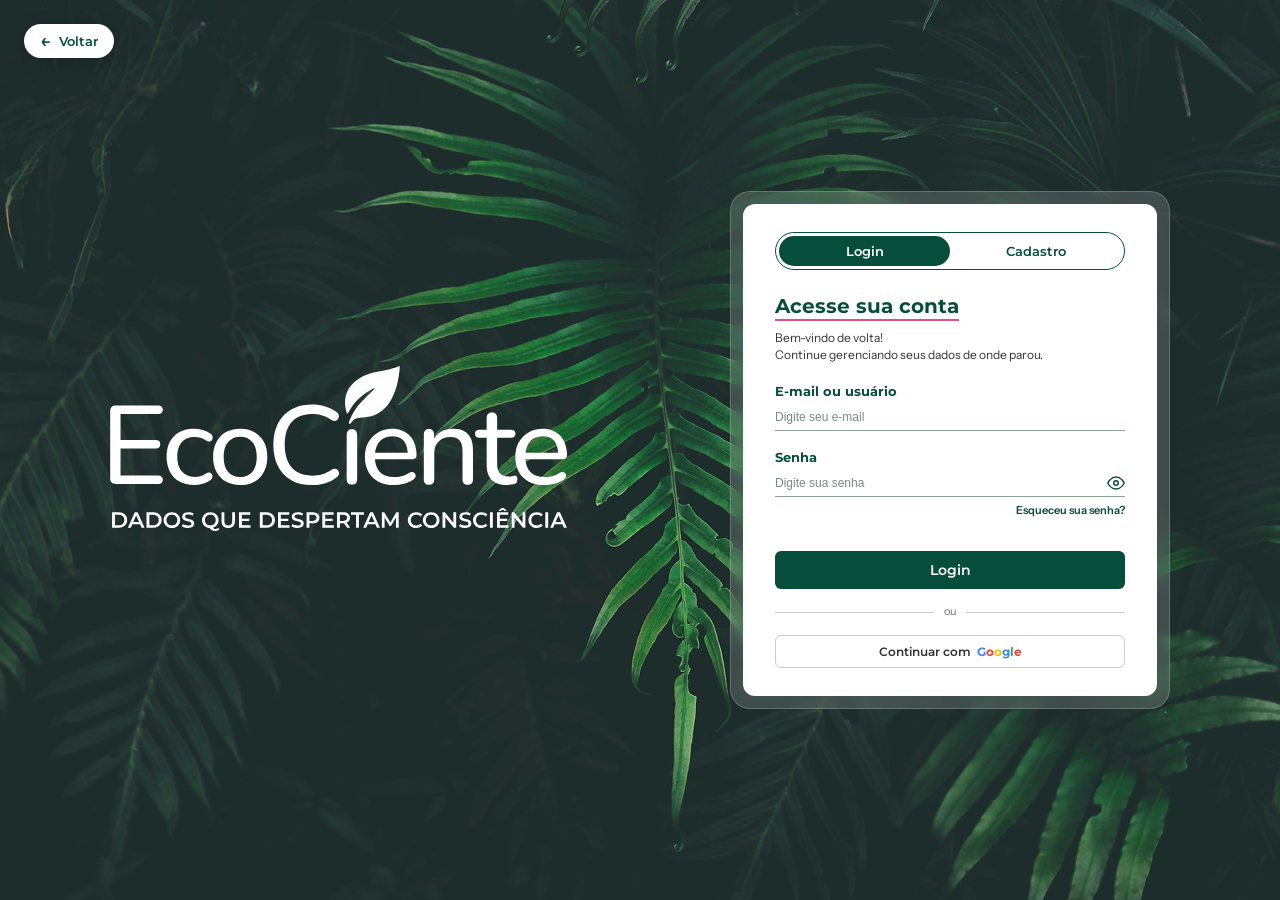
<file: cadastro_login.html>
<!DOCTYPE html>
<html lang="pt-BR">
<head>
    <meta charset="UTF-8">
    <meta name="viewport" content="width=device-width, initial-scale=1.0">
    <title>EcoCiente - Login</title>
    <link rel="icon" href="assets/favicon.png">
    <link rel="preconnect" href="https://fonts.googleapis.com">
    <link rel="preconnect" href="https://fonts.gstatic.com" crossorigin>
    <link href="https://fonts.googleapis.com/css2?family=Instrument+Sans:ital,wght@0,400..700;1,400..700&display=swap" rel="stylesheet">
    <link href="https://fonts.googleapis.com/css2?family=Montserrat:wght@400;500;600;700&display=swap" rel="stylesheet">

    <style>
        * {
            box-sizing: border-box;
            margin: 0;
            padding: 0;
        }

        body {
            background-image: url('assets/tela-fundo-login.png');
            background-size: cover;
            background-position: center;
            min-height: 100vh;
            display: flex;
            justify-content: center;
            align-items: center;
            font-family: 'Instrument Sans', sans-serif;
        }

        .container {
            display: grid;
            grid-template-columns: 1fr 1fr;
            gap: 40px;
            width: 100%;
            max-width: 1100px;
            padding: 20px;
            align-items: center;
        }

        .logotipo img {
            max-width: 100%;
            height: auto;
            display: block;
        }

        .card-wrapper {
            background: rgba(255, 255, 255, 0.15);
            backdrop-filter: blur(8px);
            padding: 12px;
            border-radius: 20px;
            border: 1px solid rgba(255, 255, 255, 0.2);
            justify-self: end;
            width: 100%;
            max-width: 440px;
        }

        .container-login {
            position: relative;
            background-color: #ffffff;
            border-radius: 12px;
            padding: 28px 32px;
            width: 100%;
        }


        .aba-radio,
        .ver-senha {
            position: absolute;
            width: 1px;
            height: 1px;
            overflow: hidden;
            clip: rect(0 0 0 0);
            white-space: nowrap;
            opacity: 0;
        }

        .tabs {
            display: flex;
            width: 100%;
            background-color: #ffffff;
            border: 1px solid #064E3B;
            padding: 3px;
            border-radius: 50px;
            margin-bottom: 24px;
        }

        .tab-botao {
            flex: 1;
            padding: 7px 12px;
            border-radius: 50px;
            color: #064E3B;
            font-family: 'Montserrat', sans-serif;
            font-weight: 600;
            font-size: 13px;
            cursor: pointer;
            text-align: center;
            user-select: none;
            transition: all 0.25s ease;
        }

        #aba-login:checked ~ .tabs .tab-botao[for="aba-login"],
        #aba-cadastro:checked ~ .tabs .tab-botao[for="aba-cadastro"] {
            background-color: #064E3B;
            color: #ffffff;
        }

        #aba-login:focus-visible ~ .tabs .tab-btn[for="aba-login"],
        #aba-cadastro:focus-visible ~ .tabs .tab-btn[for="aba-cadastro"] {
            outline: 2px solid #E05282;
            outline-offset: -2px;
        }

        .painel {
            display: none;
        }

        #aba-login:checked ~ .painel-login,
        #aba-cadastro:checked ~ .painel-cadastro {
            display: block;
            animation: aparecer 0.3s ease;
        }

        @keyframes aparecer {
            from { opacity: 0; transform: translateY(6px); }
            to   { opacity: 1; transform: translateY(0); }
        }

        .titulo-container {
            margin-bottom: 12px;
        }

        .titulo-padrao {
            color: #064E3B;
            font-family: 'Montserrat', sans-serif;
            font-weight: 700;
            font-size: 20px;
            display: inline-block;
            position: relative;
        }

        .titulo-padrao::after {
            content: '';
            position: absolute;
            left: 0;
            bottom: -3px;
            width: 100%;
            height: 2px;
            background-color: #E05282;
        }

        .subtitulo {
            font-size: 12px;
            color: #333333;
            line-height: 1.4;
            margin-bottom: 20px;
        }

        .form-group {
            margin-bottom: 18px;
            position: relative;
        }

        .form-group label {
            display: block;
            color: #064E3B;
            font-family: 'Montserrat', sans-serif;
            font-weight: 700;
            font-size: 13px;
            margin-bottom: 4px;
        }

        .form-row {
            display: grid;
            grid-template-columns: 1fr 1fr;
            gap: 16px;
        }

        .input-wrapper {
            position: relative;
            display: flex;
            align-items: center;
        }

        .input-field {
            width: 100%;
            border: none;
            border-bottom: 1.5px solid #8FA29A;
            padding: 6px 0;
            font-size: 13px;
            color: #333;
            outline: none;
            background: transparent;
        }

        .input-field::placeholder {
            color: #7A8B84;
            font-size: 12px;
        }

        .input-field:focus {
            border-bottom-color: #064E3B;
        }

        .campo-senha {
            -webkit-text-security: disc;
        }

        .form-group:has(.ver-senha:checked) .campo-senha {
            -webkit-text-security: none;
        }


        .form-group .toggle-password {
            position: absolute;
            right: 0;
            margin-bottom: 0;
            cursor: pointer;
            color: #064E3B;
            display: flex;
            align-items: center;
        }

        .toggle-password .risco {
            display: none;
        }

        .form-group:has(.ver-senha:checked) .toggle-password .risco {
            display: inline;
        }

        .ver-senha:focus-visible + .toggle-password {
            outline: 2px solid #E05282;
            outline-offset: 2px;
            border-radius: 4px;
        }

        .input-wrapper:has(.toggle-password) .input-field {
            padding-right: 24px;
        }

        .forgot-password {
            display: block;
            text-align: right;
            font-size: 11px;
            color: #064E3B;
            font-weight: 600;
            text-decoration: none;
            margin-top: 6px;
        }

        .forgot-password:hover {
            text-decoration: underline;
        }

        .botao-submit {
            width: 100%;
            background-color: #064E3B;
            color: white;
            border: none;
            padding: 10px;
            border-radius: 6px;
            font-family: 'Montserrat', sans-serif;
            font-weight: 600;
            font-size: 14px;
            cursor: pointer;
            margin-top: 16px;
            margin-bottom: 16px;
        }

        .divider {
            display: flex;
            align-items: center;
            text-align: center;
            color: #717171;
            font-size: 11px;
            margin-bottom: 16px; 
        }

        .divider::before,
        .divider::after {
            content: '';
            flex: 1;
            border-bottom: 1px solid #ccc;
        }

        .divider span {
            padding: 0 10px;
            position: relative;
            top: -1px;
        }

        .botao-google {
            width: 100%;
            background-color: #ffffff;
            border: 1px solid #ccc;
            padding: 8px;
            border-radius: 6px;
            font-family: 'Montserrat', sans-serif;
            font-weight: 600;
            font-size: 12px;
            color: #333;
            cursor: pointer;
            display: flex;
            align-items: center;
            justify-content: center;
            gap: 6px;
        }

        .google-text-g { color: #4285F4; }
        .google-text-o1 { color: #EA4335; }
        .google-text-o2 { color: #FBBC05; }
        .google-text-g2 { color: #4285F4; }
        .google-text-l { color: #34A853; }
        .google-text-e { color: #EA4335; }

        .botao-voltar {
            position: absolute;
            top: 24px;
            left: 24px;
            display: inline-flex;
            align-items: center;
            gap: 8px;
            background-color: #ffffff;
            color: #064E3B;
            padding: 8px 16px;
            border-radius: 50px;
            font-family: 'Montserrat', sans-serif;
            font-weight: 600;
            font-size: 13px;
            text-decoration: none;
            box-shadow: 0 4px 20px rgba(0, 0, 0, 0.15);
            transition: background-color 0.2s ease;
        }

        .botao-voltar:hover {
            background-color: #DFEADE;
        }

        .botao-voltar:focus-visible {
            outline: 2px solid #E05282;
            outline-offset: 2px;
        }

        .botao-voltar .seta {
            font-size: 18px;
            line-height: 1;
        }

        @media (max-width: 900px) {
            body {
                align-items: flex-start;
                padding: 72px 16px 24px;
            }

            .botao-voltar {
                top: 16px;
                left: 16px;
            }

            .container {
                grid-template-columns: minmax(0, 1fr);
                gap: 24px;
                max-width: 520px;
                margin: auto;
            }

            .logotipo img {
                width: min(260px, 70%);
                margin: 0 auto;
            }

            .card-wrapper {
                justify-self: center;
            }

            .form-row {
                grid-template-columns: minmax(0, 1fr);
                gap: 18px;
            }
        }

        @media (max-width: 700px) {
            body {
                padding: 64px 12px 16px;
            }

            .botao-voltar {
                top: 12px;
                left: 12px;
            }

            .container {
                gap: 18px;
                padding: 0;
            }

            .logotipo img {
                width: min(220px, 65%);
            }

            .card-wrapper {
                padding: 8px;
                border-radius: 16px;
            }

            .container-login {
                padding: 24px 20px;
            }

            .input-field {
                font-size: 16px;
            }

            .input-field::placeholder {
                font-size: 14px;
            }

            .botao-submit,
            .botao-google {
                min-height: 44px;
            }
        }

    </style>
</head>
<body>

    <a href="index.html" class="botao-voltar" aria-label="Voltar para a página inicial">
        <span class="seta" aria-hidden="true">&larr;</span>
        <span>Voltar</span>
    </a>

    <div class="container">

        <div class="logotipo">
            <img src="assets/logotipo-login.svg" alt="EcoCiente">
        </div>

        <div class="card-wrapper">
            <div class="container-login">

                <input type="radio" name="aba" id="aba-login" class="aba-radio" checked>
                <input type="radio" name="aba" id="aba-cadastro" class="aba-radio">

                <div class="tabs">
                    <label for="aba-login" class="tab-botao">Login</label>
                    <label for="aba-cadastro" class="tab-botao">Cadastro</label>
                </div>

                <div class="painel painel-login">

                    <div class="titulo-container">
                        <h3 class="titulo-padrao">Acesse sua conta</h3>
                    </div>
                    <p class="subtitulo">
                        Bem-vindo de volta!<br>
                        Continue gerenciando seus dados de onde parou.
                    </p>

                    <form>
                        <div class="form-group">
                            <label for="email">E-mail ou usuário</label>
                            <div class="input-wrapper">
                                <input class="input-field" type="text" id="email" name="email" placeholder="Digite seu e-mail">
                            </div>
                        </div>

                        <div class="form-group">
                            <label for="senha">Senha</label>
                            <div class="input-wrapper">
                                <input class="input-field campo-senha" type="text" id="senha" name="senha" placeholder="Digite sua senha" autocomplete="off" autocapitalize="off" autocorrect="off" spellcheck="false">

                                <input type="checkbox" id="ver-senha-login" class="ver-senha" aria-label="Mostrar senha">
                                <label for="ver-senha-login" class="toggle-password">
                                    <svg width="18" height="18" viewBox="0 0 24 24" fill="none" stroke="currentColor" stroke-width="2" stroke-linecap="round" stroke-linejoin="round" aria-hidden="true">
                                        <path d="M1 12s4-8 11-8 11 8 11 8-4 8-11 8-11-8-11-8z"></path>
                                        <circle cx="12" cy="12" r="3"></circle>
                                        <line class="risco" x1="2" y1="2" x2="22" y2="22"></line>
                                    </svg>
                                </label>
                            </div>
                            <a href="#" class="forgot-password">Esqueceu sua senha?</a>
                        </div>

                        <button type="submit" class="botao-submit">Login</button>

                        <div class="divider">
                            <span>ou</span>
                        </div>

                        <button type="button" class="botao-google">
                            Continuar com
                            <span>
                                <strong class="google-text-g">G</strong><strong class="google-text-o1">o</strong><strong class="google-text-o2">o</strong><strong class="google-text-g2">g</strong><strong class="google-text-l">l</strong><strong class="google-text-e">e</strong>
                            </span>
                        </button>
                    </form>
                </div>

                <div class="painel painel-cadastro">

                    <div class="titulo-container">
                        <h3 class="titulo-padrao">Crie sua conta</h3>
                    </div>
                    <p class="subtitulo">
                        Bem-vindo!<br>
                        Comece sua jornada consciente de dados.
                    </p>

                    <form>
                        <!-- Campo Nome -->
                        <div class="form-group">
                            <label for="cad-nome">Nome</label>
                            <div class="input-wrapper">
                                <input class="input-field" type="text" id="cad-nome" name="nome" placeholder="Digite seu nome completo" autocomplete="name">
                            </div>
                        </div>

                        <div class="form-group">
                            <label for="cad-email">E-mail</label>
                            <div class="input-wrapper">
                                <input class="input-field" type="email" id="cad-email" name="email" placeholder="Digite seu e-mail" autocomplete="email">
                            </div>
                        </div>

                        <div class="form-group">
                            <label for="cad-senha">Senha</label>
                            <div class="form-row">
                                <div class="input-wrapper">
                                    <input class="input-field campo-senha" type="text" id="cad-senha" name="senha" placeholder="Digite sua senha" autocomplete="off" autocapitalize="off" autocorrect="off" spellcheck="false">

                                    <input type="checkbox" id="ver-senha-cadastro" class="ver-senha" aria-label="Mostrar senha">
                                    <label for="ver-senha-cadastro" class="toggle-password">
                                        <svg width="18" height="18" viewBox="0 0 24 24" fill="none" stroke="currentColor" stroke-width="2" stroke-linecap="round" stroke-linejoin="round" aria-hidden="true">
                                            <path d="M1 12s4-8 11-8 11 8 11 8-4 8-11 8-11-8-11-8z"></path>
                                            <circle cx="12" cy="12" r="3"></circle>
                                            <line class="risco" x1="2" y1="2" x2="22" y2="22"></line>
                                        </svg>
                                    </label>
                                </div>
                                <div class="input-wrapper">
                                    <input class="input-field campo-senha" type="text" id="cad-confirma" name="confirma_senha" placeholder="Confirme sua senha" aria-label="Confirme sua senha" autocomplete="off" autocapitalize="off" autocorrect="off" spellcheck="false">
                                </div>
                            </div>
                        </div>

                        <button type="submit" class="botao-submit">Próximo</button>

                    </form>
                </div>

            </div>
        </div>
    </div>

</body>
</html>
</file>
